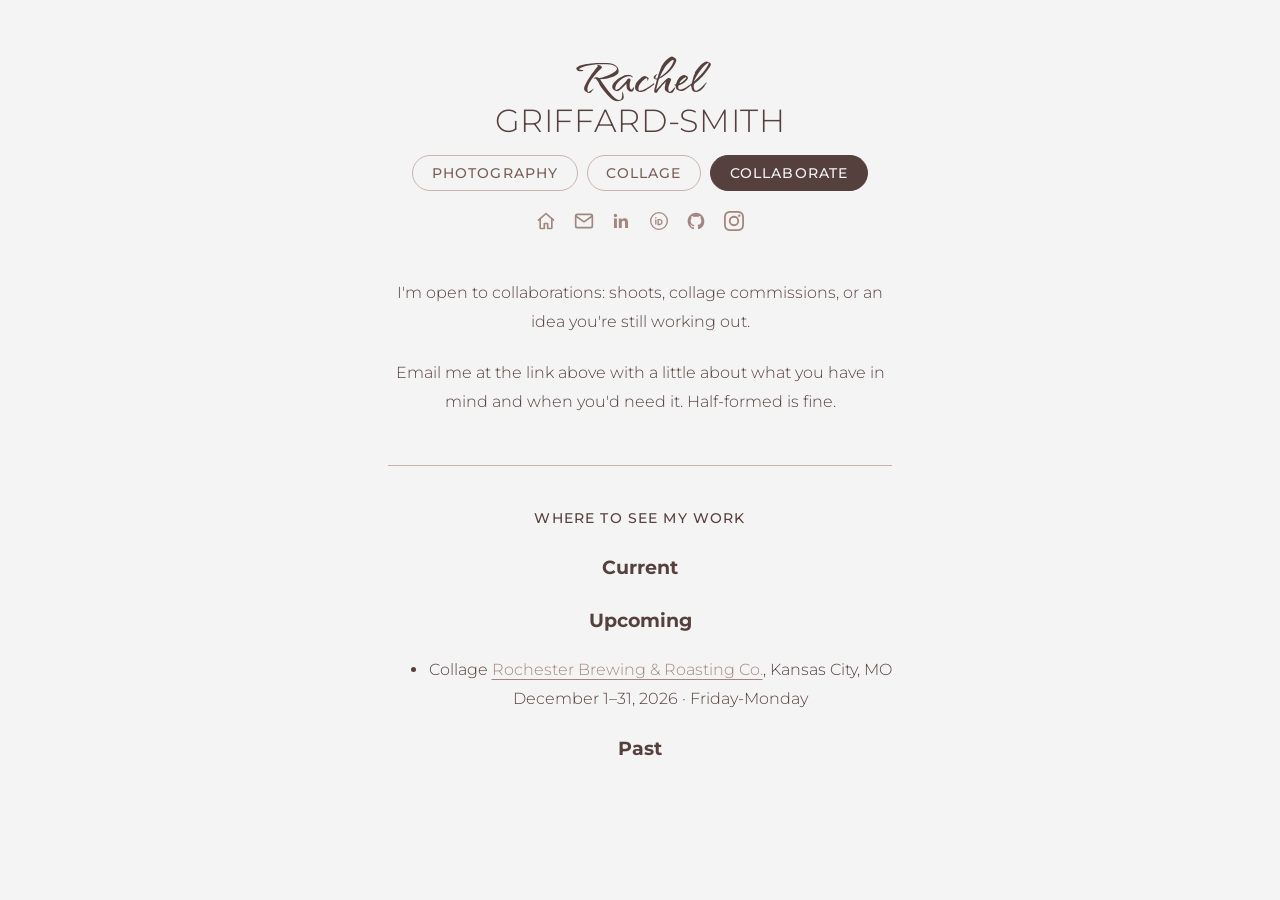
<file: collaborate.html>
<!DOCTYPE html>
<html lang="en">
<head>
<meta charset="UTF-8">
<meta name="viewport" content="width=device-width, initial-scale=1.0">
<title>Collaborate | Rachel Griffard Smith</title>
<link rel="preconnect" href="https://fonts.googleapis.com">
<link rel="preconnect" href="https://fonts.gstatic.com" crossorigin>
<link href="https://fonts.googleapis.com/css2?family=Montserrat:wght@300&family=Mr+De+Haviland&display=swap" rel="stylesheet">
<link href="https://fonts.googleapis.com/css2?family=Qwitcher+Grypen:wght@700&display=swap" rel="stylesheet">
<link rel="stylesheet" href="styles.css">
</head>
<body>

<h1>
  <span class="first" id="firstName">Rachel</span>
  <span class="last" id="lastName">Griffard-Smith</span>
</h1>

<nav class="pagenav">
  <a href="index.html">Photography</a>
  <a href="collage.html">Collage</a>
  <a href="collaborate.html" class="active">Collaborate</a>
</nav>

<div class="contact">
  <a href="https://rachelgriffard.github.io" aria-label="Home">
   <svg viewBox="0 0 24 24" fill="none" stroke="currentColor" stroke-width="2" stroke-linecap="round" stroke-linejoin="round"><path d="M3 11l9-8 9 8"/><path d="M5 10v10a1 1 0 0 0 1 1h4v-6h4v6h4a1 1 0 0 0 1-1V10"/></svg>
  </a>
  <a href="mailto:rachelgriffard@gmail.com" aria-label="Email">
    <svg viewBox="0 0 24 24" fill="none" stroke="currentColor" stroke-width="2" stroke-linecap="round" stroke-linejoin="round"><rect x="2" y="4" width="20" height="16" rx="2"/><path d="m22 6-10 7L2 6"/></svg>
  </a>
  <a href="https://www.linkedin.com/in/rachelgriffard" target="_blank" rel="noopener" aria-label="LinkedIn">
    <svg viewBox="0 0 24 24" fill="currentColor"><path d="M20.45 20.45h-3.55v-5.57c0-1.33-.02-3.04-1.85-3.04-1.86 0-2.15 1.45-2.15 2.94v5.67H9.35V9h3.41v1.56h.05c.47-.9 1.63-1.85 3.36-1.85 3.6 0 4.26 2.37 4.26 5.45v6.29zM5.34 7.43a2.06 2.06 0 1 1 0-4.12 2.06 2.06 0 0 1 0 4.12zM7.12 20.45H3.56V9h3.56v11.45z"/></svg>
  </a>
  <a href="https://orcid.org/0000-0002-3330-695X" target="_blank" rel="noopener" aria-label="ORCID">
    <svg viewBox="0 0 24 24" fill="none" stroke="currentColor" stroke-width="1.6"><circle cx="12" cy="12" r="10"/><circle cx="8.2" cy="8" r="0.9" fill="currentColor" stroke="none"/><line x1="8.2" y1="10.3" x2="8.2" y2="16.2"/><path d="M11 10.3h2.1a3 3 0 0 1 0 5.9H11z"/></svg>
  </a>
  <a href="https://github.com/rachelgriffard" target="_blank" rel="noopener" aria-label="GitHub">
    <svg viewBox="0 0 24 24" fill="currentColor"><path d="M12 2C6.48 2 2 6.58 2 12.19c0 4.49 2.87 8.3 6.84 9.65.5.1.68-.22.68-.49 0-.24-.01-1.03-.01-1.87-2.78.61-3.37-1.21-3.37-1.21-.46-1.19-1.11-1.5-1.11-1.5-.9-.63.07-.62.07-.62 1 .07 1.53 1.05 1.53 1.05.89 1.56 2.33 1.11 2.9.85.09-.66.35-1.11.63-1.37-2.22-.26-4.56-1.14-4.56-5.07 0-1.12.39-2.03 1.03-2.75-.1-.26-.45-1.31.1-2.73 0 0 .84-.27 2.75 1.05a9.3 9.3 0 0 1 2.5-.35c.85 0 1.71.12 2.5.35 1.91-1.32 2.75-1.05 2.75-1.05.55 1.42.2 2.47.1 2.73.64.72 1.03 1.63 1.03 2.75 0 3.94-2.35 4.8-4.58 5.06.36.32.68.94.68 1.9 0 1.37-.01 2.47-.01 2.81 0 .27.18.6.69.49A10.02 10.02 0 0 0 22 12.19C22 6.58 17.52 2 12 2z"/></svg>
  </a>
  <a href="https://www.instagram.com/rachelgriffardsmith.art/" target="_blank" rel="noopener" aria-label="Instagram">
    <svg fill="currentColor" role="img" viewBox="0 0 24 24" xmlns="http://www.w3.org/2000/svg"><title>Instagram</title><path d="M7.0301.084c-1.2768.0602-2.1487.264-2.911.5634-.7888.3075-1.4575.72-2.1228 1.3877-.6652.6677-1.075 1.3368-1.3802 2.127-.2954.7638-.4956 1.6365-.552 2.914-.0564 1.2775-.0689 1.6882-.0626 4.947.0062 3.2586.0206 3.6671.0825 4.9473.061 1.2765.264 2.1482.5635 2.9107.308.7889.72 1.4573 1.388 2.1228.6679.6655 1.3365 1.0743 2.1285 1.38.7632.295 1.6361.4961 2.9134.552 1.2773.056 1.6884.069 4.9462.0627 3.2578-.0062 3.668-.0207 4.9478-.0814 1.28-.0607 2.147-.2652 2.9098-.5633.7889-.3086 1.4578-.72 2.1228-1.3881.665-.6682 1.0745-1.3378 1.3795-2.1284.2957-.7632.4966-1.636.552-2.9124.056-1.2809.0692-1.6898.063-4.948-.0063-3.2583-.021-3.6668-.0817-4.9465-.0607-1.2797-.264-2.1487-.5633-2.9117-.3084-.7889-.72-1.4568-1.3876-2.1228C21.2982 1.33 20.628.9208 19.8378.6165 19.074.321 18.2017.1197 16.9244.0645 15.6471.0093 15.236-.005 11.977.0014 8.718.0076 8.31.0215 7.0301.0839m.1402 21.6932c-1.17-.0509-1.8053-.2453-2.2287-.408-.5606-.216-.96-.4771-1.3819-.895-.422-.4178-.6811-.8186-.9-1.378-.1644-.4234-.3624-1.058-.4171-2.228-.0595-1.2645-.072-1.6442-.079-4.848-.007-3.2037.0053-3.583.0607-4.848.05-1.169.2456-1.805.408-2.2282.216-.5613.4762-.96.895-1.3816.4188-.4217.8184-.6814 1.3783-.9003.423-.1651 1.0575-.3614 2.227-.4171 1.2655-.06 1.6447-.072 4.848-.079 3.2033-.007 3.5835.005 4.8495.0608 1.169.0508 1.8053.2445 2.228.408.5608.216.96.4754 1.3816.895.4217.4194.6816.8176.9005 1.3787.1653.4217.3617 1.056.4169 2.2263.0602 1.2655.0739 1.645.0796 4.848.0058 3.203-.0055 3.5834-.061 4.848-.051 1.17-.245 1.8055-.408 2.2294-.216.5604-.4763.96-.8954 1.3814-.419.4215-.8181.6811-1.3783.9-.4224.1649-1.0577.3617-2.2262.4174-1.2656.0595-1.6448.072-4.8493.079-3.2045.007-3.5825-.006-4.848-.0608M16.953 5.5864A1.44 1.44 0 1 0 18.39 4.144a1.44 1.44 0 0 0-1.437 1.4424M5.8385 12.012c.0067 3.4032 2.7706 6.1557 6.173 6.1493 3.4026-.0065 6.157-2.7701 6.1506-6.1733-.0065-3.4032-2.771-6.1565-6.174-6.1498-3.403.0067-6.156 2.771-6.1496 6.1738M8 12.0077a4 4 0 1 1 4.008 3.9921A3.9996 3.9996 0 0 1 8 12.0077"/></svg>
  </a>
</div>

<main class="collab">
  <p>I'm open to collaborations: shoots, collage commissions, or an idea you're still working out.</p>
  <p>Email me at the link above with a little about what you have in mind and when you'd need it. Half-formed is fine.</p>

  <section class="shows" aria-labelledby="shows-heading">
    <h2 id="shows-heading">Where to see my work</h2>

    <div class="show-group">
      <h3>Current</h3>
      <ul>
      </ul>
    </div>

    <div class="show-group">
      <h3>Upcoming</h3>
      <ul>
        <li>
          <span class="show-title">Collage</span>
          <span class="show-venue"><a href="https://rochesterkc.com/" target="_blank" rel="noopener">Rochester Brewing &amp; Roasting Co.</a>, Kansas City, MO</span>
          <span class="show-dates">December 1–31, 2026 · Friday-Monday</span>
        </li>
      </ul>
    </div>

    <div class="show-group">
      <h3>Past</h3>
      <ul>
      </ul>
    </div>
  </section>
</main>

</body>
</html>
</file>
<file: styles.css>
* { box-sizing: border-box; }

body {
  margin: 0;
  padding: 0;
  background: #F4F4F4;
  color: #55403e;
  overflow-x: hidden;
}

h1 {
  font-weight: 400;
  text-align: center;
  line-height: 0.85;
  margin: 0;
  padding: 1.5em 0 0.3em;
  display: flex;
  flex-direction: column;
  align-items: center;
}

h1 span {
  display: inline-block;
  white-space: nowrap;
  transform-origin: center top;
}

h1 .first {
  font-family: 'Qwitcher Grypen', cursive;
  font-weight: 700;
  font-size: 4rem;
}

h1 .last {
  font-family: 'Montserrat', sans-serif;
  font-weight: 300;
  text-transform: uppercase;
  letter-spacing: 0.02em;
  font-size: 2rem;
  margin-top: 0.15em;
}

.pagenav {
  display: flex;
  flex-wrap: wrap;               /* keeps links from overflowing on phones */
  justify-content: center;
  gap: 0.6em;
  margin: 0.8em 1rem 1.4em;
  font-family: 'Montserrat', sans-serif;
  font-size: 0.9rem;
  font-weight: 500;              /* a bit heavier so thin strokes don't wash out */
  letter-spacing: 0.08em;
  text-transform: uppercase;
}

/* Each page is an outlined pill so it reads as a separate destination */
.pagenav a {
  color: #7a5f59;                /* ~5.8:1 on white, still the same warm tone */
  text-decoration: none;
  padding: 0.55em 1.3em;
  border: 1px solid #c9b3ad;
  border-radius: 999px;
  transition: color 0.2s ease, background-color 0.2s ease, border-color 0.2s ease;
}

.pagenav a:hover {
  color: #55403e;
  border-color: #55403e;
  background-color: #ebe3e1;
}

.pagenav a:focus-visible {
  color: #55403e;
  outline: 2px solid #55403e;    /* clear indicator for keyboard users */
  outline-offset: 3px;
}

/* Current page is filled in */
.pagenav a.active {
  color: #F4F4F4;
  background-color: #55403e;
  border-color: #55403e;
}

.gallery {
  column-count: 2;
  column-gap: 4px;
  padding: 4px;
}

@media (min-width: 600px) {
  .gallery { column-count: 3; }
}

@media (min-width: 900px) {
  .gallery { column-count: 4; }
}

@media (min-width: 1300px) {
  .gallery { column-count: 5; }
}

.gallery img {
  width: 100%;
  height: auto;
  display: block;
  margin-bottom: 4px;
  break-inside: avoid;
  object-fit: cover;
  cursor: zoom-in;
}

.contact {
  display: flex;
  justify-content: center;
  gap: 1.1em;
  margin: 0 0 1.2em;
}

.contact a {
  color: #a3867f;
  display: inline-flex;
  align-items: center;
  justify-content: center;
  transition: color 0.2s ease;
}

.contact a:hover,
.contact a:focus-visible {
  color: #55403e;
}

.contact svg {
  width: 20px;
  height: 20px;
  display: block;
}

/* Lightbox */
.lightbox {
  position: fixed;
  inset: 0;
  background: rgba(20, 14, 13, 0.92);
  display: none;
  align-items: center;
  justify-content: center;
  z-index: 100;
  padding: 3em 1em;
}

.lightbox.open {
  display: flex;
}

.lightbox img {
  max-width: 100%;
  max-height: 100%;
  object-fit: contain;
  box-shadow: 0 10px 40px rgba(0, 0, 0, 0.5);
}

.lightbox-close,
.lightbox-prev,
.lightbox-next {
  position: fixed;
  background: none;
  border: none;
  color: #F4F4F4;
  cursor: pointer;
  padding: 0.5em;
  opacity: 0.75;
  transition: opacity 0.2s ease;
}

.lightbox-close:hover,
.lightbox-prev:hover,
.lightbox-next:hover {
  opacity: 1;
}

.lightbox-close {
  top: 0.75em;
  right: 0.75em;
}

.lightbox-close svg,
.lightbox-prev svg,
.lightbox-next svg {
  width: 28px;
  height: 28px;
  display: block;
}

.lightbox-prev {
  left: 0.5em;
  top: 50%;
  transform: translateY(-50%);
}

.lightbox-next {
  right: 0.5em;
  top: 50%;
  transform: translateY(-50%);
}

@media (max-width: 600px) {
  .lightbox-prev, .lightbox-next { display: none; }
}

.collab {
  max-width: 34rem;
  margin: 3rem auto 5rem;
  padding: 0 1.25rem;
  font-family: 'Montserrat', sans-serif;
  font-weight: 300;
  font-size: 1rem;
  line-height: 1.8;
  text-align: center;
}

.collab p { margin: 0 0 1.4rem; }

.collab a {
  color: #a3867f;
  text-decoration: underline;
  text-underline-offset: 0.25em;
  transition: color 0.2s ease;
}

.collab a:hover,
.collab a:focus-visible { color: #55403e; }
/* Collaborate page additions */
.collab h2 {
  font-size: 0.9rem;
  font-weight: 500;
  letter-spacing: 0.08em;
  text-transform: uppercase;
  margin: 3rem 0 1.2rem;
  padding-top: 2.5rem;
  border-top: 1px solid #c9b3ad;
}

.collab-photo {
  display: block;
  width: 100%;
  max-width: 18rem;
  aspect-ratio: 4 / 5;
  object-fit: cover;
  margin: 0 auto 2rem;
}

.collab-list { margin: 0; }
.collab-list dt { font-weight: 500; color: #55403e; }
.collab-list dd { margin: 0 0 1.4rem; }

.collab-steps {
  list-style: none;
  counter-reset: step;
  margin: 0 0 1.4rem;
  padding: 0;
}

.collab-steps li {
  counter-increment: step;
  margin-bottom: 1rem;
}

.collab-steps li::before {
  content: counter(step);
  display: block;
  font-family: 'Qwitcher Grypen', cursive;
  font-weight: 700;
  font-size: 2.2rem;
  line-height: 1;
  color: #a3867f;
}

.collab-steps li span { font-weight: 500; }

/* Email button matches the nav pills */
.collab a.collab-button {
  display: inline-block;
  margin-top: 0.4rem;
  padding: 0.55em 1.6em;
  border: 1px solid #55403e;
  border-radius: 999px;
  background-color: #55403e;
  color: #F4F4F4;
  text-decoration: none;
  font-size: 0.9rem;
  font-weight: 500;
  letter-spacing: 0.08em;
  text-transform: uppercase;
  transition: color 0.2s ease, background-color 0.2s ease;
}

.collab a.collab-button:hover,
.collab a.collab-button:focus-visible {
  background-color: #ebe3e1;
  color: #55403e;
}

.collab a.collab-button:focus-visible {
  outline: 2px solid #55403e;
  outline-offset: 3px;
}
</file>
